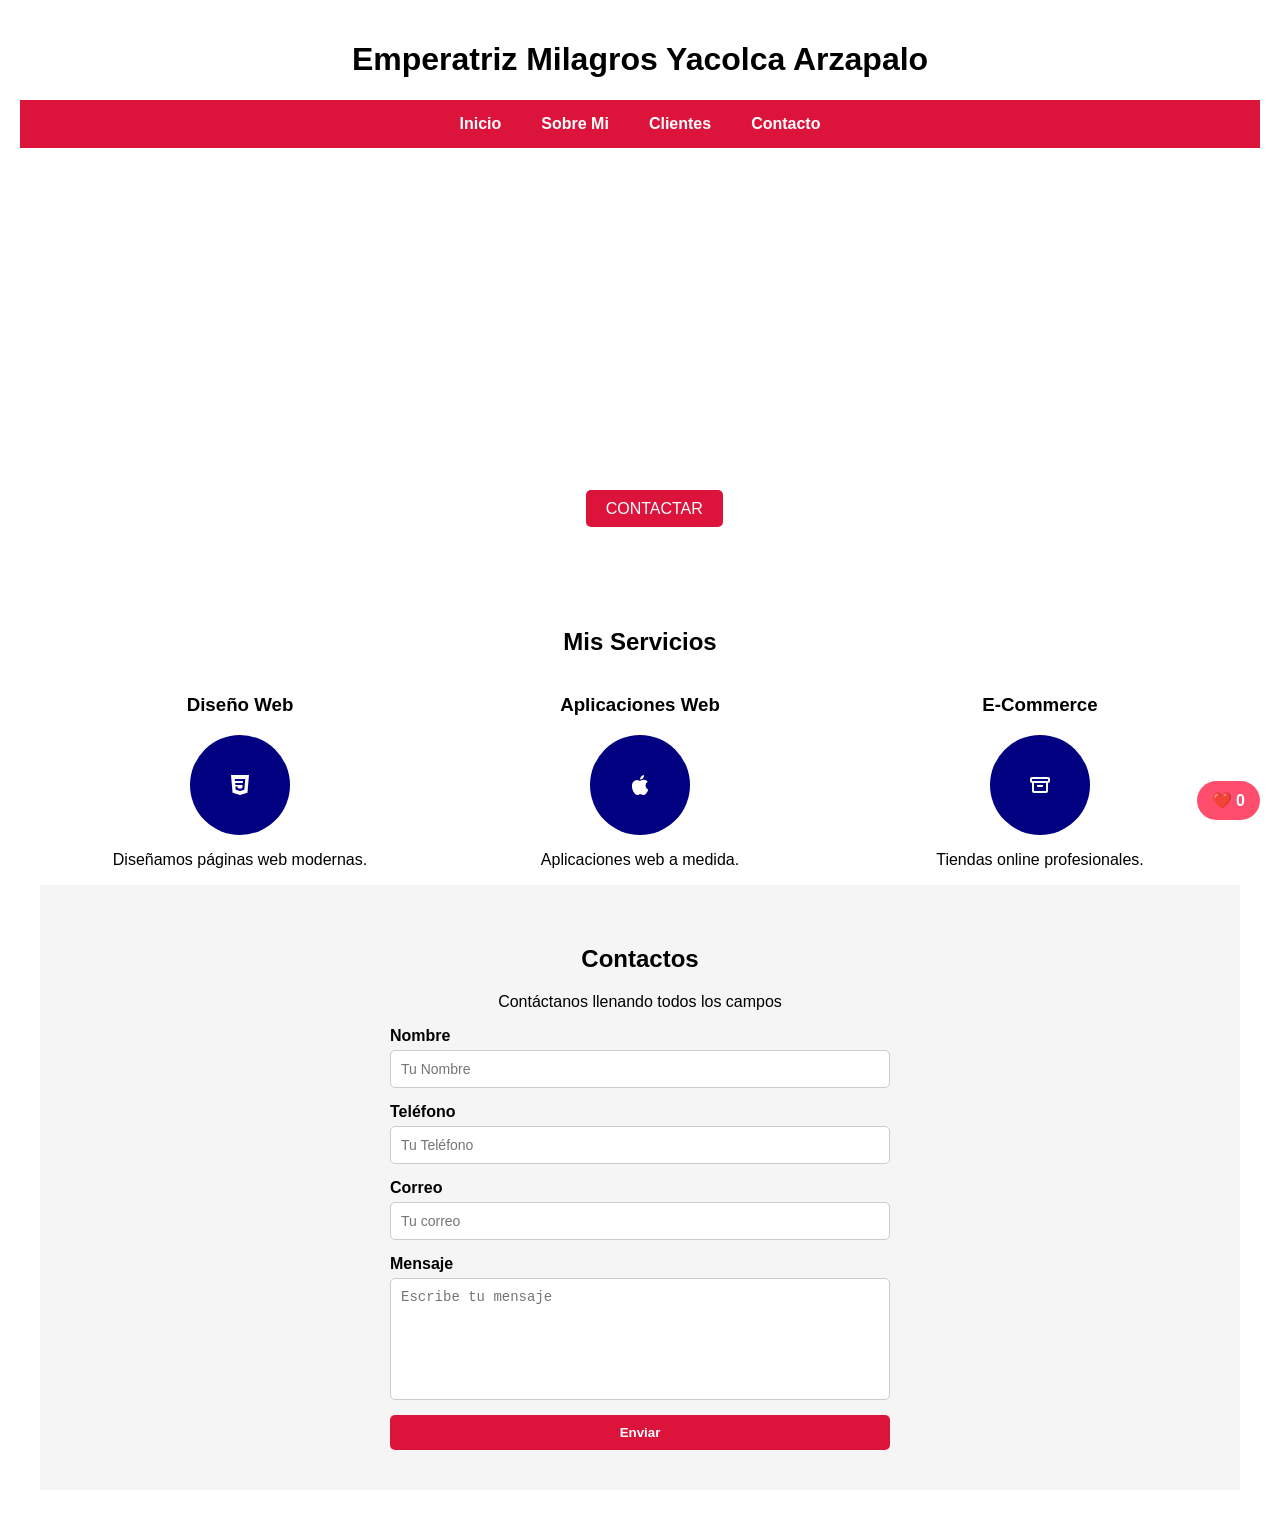
<file: index.html>
<!DOCTYPE html>
<html lang="es">
<head>
    <meta charset="UTF-8">
    <title>Mi Web</title>
    <link rel="stylesheet" href="CSS/style.css">
</head>

<body>

<header>
    <h1>Emperatriz Milagros Yacolca Arzapalo<span></span></h1>

    <nav class="nav">
        <a href="#">Inicio</a>
        <a href="sobre-mi.html">Sobre Mi</a>
        <a href="clientes.html">Clientes</a>
        <a href="contactos.html">Contacto</a>
    </nav>
</header>

<section class="hero">
    <div class="contenido-hero">
        <h2>Diseño y Desarrollo Web Freelancer</h2>
        <svg>
          <p> Cerro de Pasco, Yanacancha</p> 
          <svg class="w-[30px] h-[30px] text-gray-800 dark:text-white" aria-hidden="true" xmlns="http://www.w3.org/2000/svg" width="24" height="24" fill="none" viewBox="0 0 24 24">
  <path stroke="currentColor" stroke-linecap="round" stroke-linejoin="round" stroke-width="2" d="M12 13a3 3 0 1 0 0-6 3 3 0 0 0 0 6Z"/>
  <path stroke="currentColor" stroke-linecap="round" stroke-linejoin="round" stroke-width="2" d="M17.8 13.938h-.011a7 7 0 1 0-11.464.144h-.016l.14.171c.1.127.2.251.3.371L12 21l5.13-6.248c.194-.209.374-.429.54-.659l.13-.155Z"/>
</svg>

        </svg>
        
        <a class="boton" href="#">CONTACTAR</a>
    </div>
    <button id="btnTop">IR ARRIBA</button>
        <script src="js/script.js"></script> 
</section>

<section class="servicios">
    <h2>Mis Servicios</h2>

    <div class="contenedor-servicios">

        <div class="servicio">
            
            <sgv>
               <h3>Diseño Web</h3>
               <div class="icono">
                <svg class="w-[30px] h-[30px] text-gray-800 dark:text-white" aria-hidden="true" xmlns="http://www.w3.org/2000/svg" width="24" height="24" fill="currentColor" viewBox="0 0 24 24">
              <path d="m3 2 1.578 17.834L12 22l7.468-2.165L21 2H3Zm13.3 14.722-4.293 1.204H12l-4.297-1.204-.297-3.167h2.108l.15 1.526 2.335.639 2.34-.64.245-3.05h-7.27l-.187-2.006h7.64l.174-2.006H6.924l-.176-2.006h10.506l-.954 10.71Z"/>
            </svg>
           </div>

            
            <p>Diseñamos páginas web modernas.</p>
        </div>

        <div class="servicio">
            <h3>Aplicaciones Web</h3>
            <div class="icono">
         <svg class="w-6 h-6 text-gray-800 dark:text-white" aria-hidden="true" xmlns="http://www.w3.org/2000/svg" width="24" height="24" fill="currentColor" viewBox="0 0 24 24">
          
              <path d="M17.537 12.625a4.421 4.421 0 0 0 2.684 4.047 10.96 10.96 0 0 1-1.384 2.845c-.834 1.218-1.7 2.432-3.062 2.457-1.34.025-1.77-.794-3.3-.794-1.531 0-2.01.769-3.275.82-1.316.049-2.317-1.318-3.158-2.532-1.72-2.484-3.032-7.017-1.27-10.077A4.9 4.9 0 0 1 8.91 6.884c1.292-.025 2.51.869 3.3.869.789 0 2.27-1.075 3.828-.917a4.67 4.67 0 0 1 3.66 1.984 4.524 4.524 0 0 0-2.16 3.805m-2.52-7.432A4.4 4.4 0 0 0 16.06 2a4.482 4.482 0 0 0-2.945 1.516 4.185 4.185 0 0 0-1.061 3.093 3.708 3.708 0 0 0 2.967-1.416Z"/>

        </svg>
            </div>

            <p>Aplicaciones web a medida.</p>
        </div>

        <div class="servicio">
            <h3>E-Commerce</h3>
            <div class="icono">
            <svg class="w-6 h-6 text-gray-800 dark:text-white" aria-hidden="true" xmlns="http://www.w3.org/2000/svg" width="24" height="24" fill="none" viewBox="0 0 24 24">
            <path stroke="currentColor" stroke-linejoin="round" stroke-width="2" d="M10 12v1h4v-1m4 7H6a1 1 0 0 1-1-1V9h14v9a1 1 0 0 1-1 1ZM4 5h16a1 1 0 0 1 1 1v2a1 1 0 0 1-1 1H4a1 1 0 0 1-1-1V6a1 1 0 0 1 1-1Z"/>
            </svg>

            </div>
            <p>Tiendas online profesionales.</p>
        </div>
    </div>


    <section class="contacto">
    <h2>Contactos</h2>
    <p>Contáctanos llenando todos los campos</p>

    <form class="formulario">
        
        <div class="campo">
            <label>Nombre</label>
            <input type="text" placeholder="Tu Nombre">
        </div>

        <div class="campo">
            <label>Teléfono</label>
            <input type="tel" placeholder="Tu Teléfono">
        </div>

        <div class="campo">
            <label>Correo</label>
            <input type="email" placeholder="Tu correo">
        </div>

        <div class="campo">
            <label>Mensaje</label>
            <textarea placeholder="Escribe tu mensaje"></textarea>
        </div>

        <input class="boton-enviar" type="submit" value="Enviar">

    </form>
</section>
<script>
  document.getElementById("btnIrArriba").addEventListener("click", function() {
    window.scrollTo({ top: 0, behavior: 'smooth' });
  });
</script>
</body>
</html>
</file>
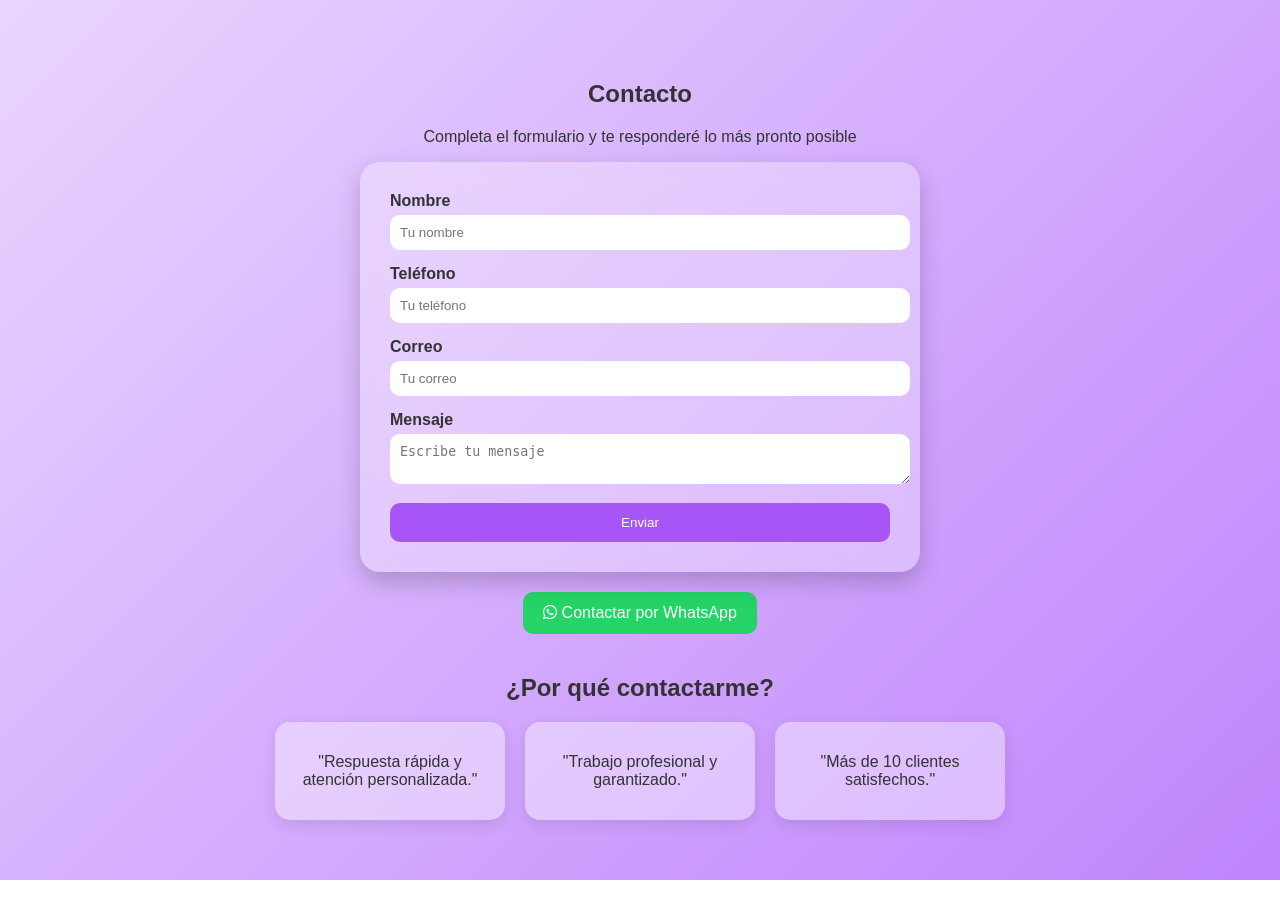
<file: contactos.html>
<!DOCTYPE html>
<html lang="es">
<head>
    <meta charset="UTF-8">
    <title>Contacto</title>
    <link rel="stylesheet" href="CSS/contacto.css">

    <!-- ICONOS -->
    <link rel="stylesheet" href="https://cdnjs.cloudflare.com/ajax/libs/font-awesome/6.0.0/css/all.min.css">
</head>
<body>

<section class="contacto">

    <h1>Contacto</h1>
    <p>Completa el formulario y te responderé lo más pronto posible</p>

    <form class="formulario" onsubmit="return validarFormulario()">

        <div class="campo">
            <label>Nombre</label>
            <input type="text" id="nombre" placeholder="Tu nombre">
        </div>

        <div class="campo">
            <label>Teléfono</label>
            <input type="tel" id="telefono" placeholder="Tu teléfono">
        </div>

        <div class="campo">
            <label>Correo</label>
            <input type="email" id="correo" placeholder="Tu correo">
        </div>

        <div class="campo">
            <label>Mensaje</label>
            <textarea id="mensaje" placeholder="Escribe tu mensaje"></textarea>
        </div>

        <input class="boton-enviar" type="submit" value="Enviar">

    </form>

    <!-- BOTÓN WHATSAPP -->
    <a href="#" class="whatsapp" onclick="enviarWhatsApp()">
        <i class="fab fa-whatsapp"></i> Contactar por WhatsApp
    </a>

    <!-- INFO EXTRA -->
    <div class="info-extra">
        <h2>¿Por qué contactarme?</h2>

        <div class="beneficios">
            <div class="beneficio">
                <p>"Respuesta rápida y atención personalizada."</p>
            </div>

            <div class="beneficio">
                <p>"Trabajo profesional y garantizado."</p>
            </div>

            <div class="beneficio">
                <p>"Más de 10 clientes satisfechos."</p>
            </div>
        </div>
    </div>

</section>

<script>
function validarFormulario() {
    let nombre = document.getElementById("nombre").value;
    let correo = document.getElementById("correo").value;
    let mensaje = document.getElementById("mensaje").value;

    if (nombre === "" || correo === "" || mensaje === "") {
        alert("Por favor completa los campos obligatorios");
        return false;
    }

    alert("Mensaje enviado correctamente ✅");
    return true;
}

function enviarWhatsApp() {
    let nombre = document.getElementById("nombre").value;
    let mensaje = document.getElementById("mensaje").value;

    let numero = "972078682"; // 🔴 CAMBIA POR TU NUMERO

    let texto = "Hola, soy " + nombre + ". " + mensaje;

    let url = "https://wa.me/" + numero + "?text=" + encodeURIComponent(texto);

    window.open(url, "_blank");
}
</script>

</body>
</html>
</file>
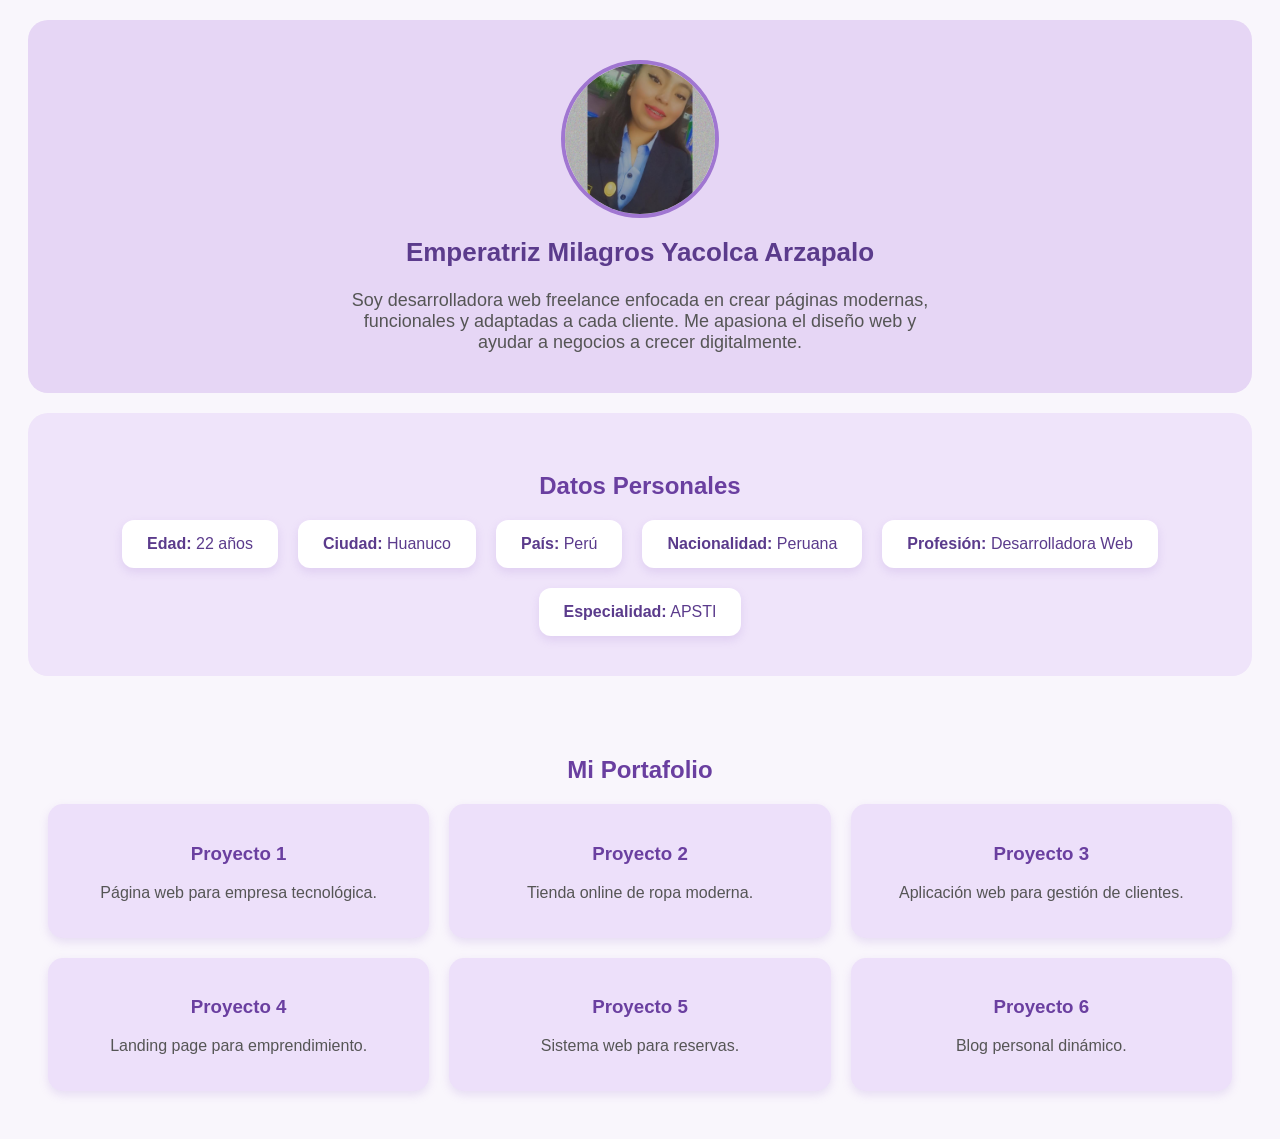
<file: sobre-mi.html>
<!DOCTYPE html>
<html lang="es">
<head>
    <meta charset="UTF-8">
    <title>Sobre Mi</title>
    <link rel="stylesheet" href="CSS/sobre-mi.css">
</head>
<body>

<header>
   
</header>

<!-- PERFIL -->
<section class="perfil">

    <img src="img/perfil.jpeg" alt="Foto de perfil" class="foto-perfil">

    <h2 class="nombre">Emperatriz Milagros Yacolca Arzapalo</h2>

    <p class="descripcion">
        Soy desarrolladora web freelance enfocada en crear páginas modernas,
        funcionales y adaptadas a cada cliente. Me apasiona el diseño web y
        ayudar a negocios a crecer digitalmente.
    </p>

</section>

<!-- DATOS PERSONALES -->
<section class="datos">

    <h2>Datos Personales</h2>

    <div class="contenedor-datos">
        <div class="dato"><strong>Edad:</strong> 22 años</div>
        <div class="dato"><strong>Ciudad:</strong> Huanuco</div>
        <div class="dato"><strong>País:</strong> Perú</div>
        <div class="dato"><strong>Nacionalidad:</strong> Peruana</div>
        <div class="dato"><strong>Profesión:</strong> Desarrolladora Web</div>
        <div class="dato"><strong>Especialidad:</strong> APSTI</div>
    </div>

</section>

<!-- PORTAFOLIO -->
<section class="portafolio">

    <h2>Mi Portafolio</h2>

    <div class="contenedor-proyectos">

        <div class="proyecto">
            <h3>Proyecto 1</h3>
            <p>Página web para empresa tecnológica.</p>
        </div>

        <div class="proyecto">
            <h3>Proyecto 2</h3>
            <p>Tienda online de ropa moderna.</p>
        </div>

        <div class="proyecto">
            <h3>Proyecto 3</h3>
            <p>Aplicación web para gestión de clientes.</p>
        </div>

        <div class="proyecto">
            <h3>Proyecto 4</h3>
            <p>Landing page para emprendimiento.</p>
        </div>

        <div class="proyecto">
            <h3>Proyecto 5</h3>
            <p>Sistema web para reservas.</p>
        </div>

        <div class="proyecto">
            <h3>Proyecto 6</h3>
            <p>Blog personal dinámico.</p>
        </div>

    </div>

</section>

</body>
</html>
</file>
<file: CSS/style.css>
/* GENERALES */
body {
    font-family: Arial, sans-serif;
    margin: 0;
}

/* HEADER */
header {
    text-align: center;
    background: white;
    padding: 20px;
}

header span {
    font-size: 1rem;
    color: gray;
}

/* NAVBAR */
.nav {
    display: flex;
    justify-content: center;
    background: crimson;
}

.nav a {
    color: white;
    padding: 15px 20px;
    text-decoration: none;
    font-weight: bold;
}

.nav a:hover {
    background: darkred;
}

/* HERO */
.hero {
    background-image: url("https://media.istockphoto.com/id/2079498292/es/vector/edtech-o-tecnolog%C3%ADa-educativa-con-el-concepto-de-esquema-de-aprendizaje-a-distancia.jpg?s=612x612&w=0&k=20&c=nlRXbUCiHHhEXcCgWKcZx2QXGvqEq3jcpsqpJN5Cis8=");
    background-size: cover;
    background-position: center;
    height: 400px;
    display: flex;
    align-items: center;
    justify-content: center;
}

.contenido-hero {
    text-align: center;
    color: white;
}

.boton {
    background: crimson;
    color: white;
    padding: 10px 20px;
    text-decoration: none;
    border-radius: 5px;
}

/* SERVICIOS */
.servicios {
    text-align: center;
    padding: 40px;
}

.contenedor-servicios {
    display: flex;
    justify-content: space-around;
    flex-wrap: wrap;
}

.servicio {
    width: 30%;
    text-align: center;
}

.icono {
    width: 100px;
    height: 100px;
    background: navy;
    color: white;
    border-radius: 50%;
    display: flex;
    align-items: center;
    justify-content: center;
    margin: 10px auto;
    font-size: 30px;
}


/* CONTACTOS */
.contacto {
    background: #f5f5f5;
    padding: 40px;
    text-align: center;
}

.formulario {
    max-width: 500px;
    margin: 0 auto;
    text-align: left;
}

.campo {
    display: flex;
    flex-direction: column;
    margin-bottom: 15px;
}

.campo label {
    font-weight: bold;
    margin-bottom: 5px;
}

.campo input,
.campo textarea {
    padding: 10px;
    border: 1px solid #ccc;
    border-radius: 5px;
    font-size: 14px;
}

textarea {
    resize: none;
    height: 100px;
}

.boton-enviar {
    background: crimson;
    color: white;
    padding: 10px;
    border: none;
    border-radius: 5px;
    cursor: pointer;
    width: 100%;
    font-weight: bold;
}

.boton-enviar:hover {
    background: darkred;
}

.btn-modo {
    position: fixed;
    top: 10px;
    right: 10px;
    background: black;
    color: white;
}

.btn-bottom {
    position: fixed;
    bottom: 20px;
    left: 20px;
    background: red;
    color: white;
}

.reloj {
    position: fixed;
    top: 10px;
    left: 10px;
    background: red;
    color: white;
    padding: 5px;
}
/* Estilo para el botón "Ir Arriba" */
#btnTop {
  position: fixed; /* Fijo en la pantalla */
  bottom: 30px; /* Distancia desde la parte inferior */
  right: 30px; /* Distancia desde la derecha */
  padding: 10px 15px; /* Espaciado interno */
  background-color: #007bff; /* Color de fondo (azul) */
  color: #fff; /* Color del texto */
  border: none; /* Sin borde */
  border-radius: 5px; /* Bordes redondeados */
  cursor: pointer; /* Cursor en forma de mano */
  font-size: 14px; /* Tamaño de fuente */
  box-shadow: 0 4px 6px rgba(0,0,0,0.1); /* sombra sutil */
  transition: background-color 0.3s, transform 0.2s; /* transición suave */
  z-index: 1000; /* Para que esté por encima de otros elementos */
}

/* Cambio de color al pasar el mouse */
#btnTop:hover {
  background-color: #0056b3;
  transform: scale(1.05);
}

.btn-like {
    position: fixed;
    bottom: 80px;
    right: 20px;
    background: #ff4d6d;
    color: white;
    border: none;
    padding: 10px 15px;
    border-radius: 20px;
    cursor: pointer;
    font-size: 16px;
    font-weight: bold;
}

.btn-like:hover {
    background: #e60039;
    transform: scale(1.1);
    transition: 0.3s;
}
</file>
<file: CSS/contacto.css>
/* GENERAL */
body {
    margin: 0;
    font-family: Arial, sans-serif;
}

/* SECCIÓN */
.contacto {
    background: linear-gradient(135deg, #e9d5ff, #c084fc);
    padding: 60px 20px;
    text-align: center;
    color: #333;
}

/* FORMULARIO */
.formulario {
    background: rgba(255, 255, 255, 0.3);
    backdrop-filter: blur(12px);
    padding: 30px;
    border-radius: 20px;
    max-width: 500px;
    margin: auto;
    box-shadow: 0 10px 25px rgba(0,0,0,0.2);
    animation: aparecer 1s ease;
}

@keyframes aparecer {
    from {
        opacity: 0;
        transform: translateY(30px);
    }
    to {
        opacity: 1;
        transform: translateY(0);
    }
}

/* CAMPOS */
.campo {
    text-align: left;
    margin-bottom: 15px;
}

.campo label {
    font-weight: bold;
}

.campo input,
.campo textarea {
    width: 100%;
    padding: 10px;
    border-radius: 10px;
    border: none;
    margin-top: 5px;
}

/* BOTÓN */
.boton-enviar {
    background: #a855f7;
    color: white;
    border: none;
    padding: 12px 20px;
    border-radius: 10px;
    cursor: pointer;
    transition: 0.3s;
    width: 100%;
}

.boton-enviar:hover {
    background: #9333ea;
    transform: scale(1.05);
}

/* WHATSAPP */
.whatsapp {
    display: inline-block;
    margin-top: 20px;
    background: #25D366;
    color: white;
    padding: 12px 20px;
    border-radius: 10px;
    text-decoration: none;
    transition: 0.3s;
}

.whatsapp:hover {
    background: #1ebe5d;
    transform: scale(1.05);
}

/* BENEFICIOS */
.info-extra {
    margin-top: 40px;
}

.beneficios {
    display: flex;
    justify-content: center;
    gap: 20px;
    flex-wrap: wrap;
}

.beneficio {
    background: rgba(255,255,255,0.4);
    padding: 15px;
    border-radius: 15px;
    width: 200px;
    box-shadow: 0 5px 15px rgba(0,0,0,0.1);
    transition: 0.3s;
}

.beneficio:hover {
    transform: translateY(-5px);
}
</file>
<file: CSS/sobre-mi.css>
/* FONDO GENERAL */
body {
    background-color: #F9F6FC;
    font-family: Arial, sans-serif;
}

/* PERFIL */
.perfil {
    text-align: center;
    padding: 40px;
    background: #E6D6F5;
    border-radius: 20px;
    margin: 20px;
}

.foto-perfil {
    width: 150px;
    height: 150px;
    border-radius: 50%;
    object-fit: cover;
    border: 4px solid #A076D1;
}

.nombre {
    margin-top: 15px;
    font-size: 26px;
    color: #5B3B8C;
}

.descripcion {
    max-width: 600px;
    margin: auto;
    font-size: 18px;
    color: #555;
}

/* DATOS */
.datos {
    background: #EFE4FA;
    padding: 40px;
    text-align: center;
    border-radius: 20px;
    margin: 20px;
}

.contenedor-datos {
    display: flex;
    flex-wrap: wrap;
    justify-content: center;
    gap: 20px;
}

.dato {
    background: #ffffff;
    padding: 15px 25px;
    border-radius: 12px;
    box-shadow: 0 4px 10px rgba(160, 118, 209, 0.2);
    color: #5B3B8C;
}

/* PORTAFOLIO */
.portafolio {
    padding: 40px;
    text-align: center;
}

.contenedor-proyectos {
    display: grid;
    grid-template-columns: repeat(3, 1fr);
    gap: 20px;
}

.proyecto {
    background: #EDE0FA;
    padding: 20px;
    border-radius: 15px;
    box-shadow: 0 4px 10px rgba(160, 118, 209, 0.2);
    transition: 0.3s;
}

.proyecto h3 {
    color: #6A3FA0;
}

.proyecto p {
    color: #555;
}

.proyecto:hover {
    transform: scale(1.05);
    background: #D8C2F0;
}

/* TITULOS */
h2 {
    color: #6A3FA0;
}
</file>
